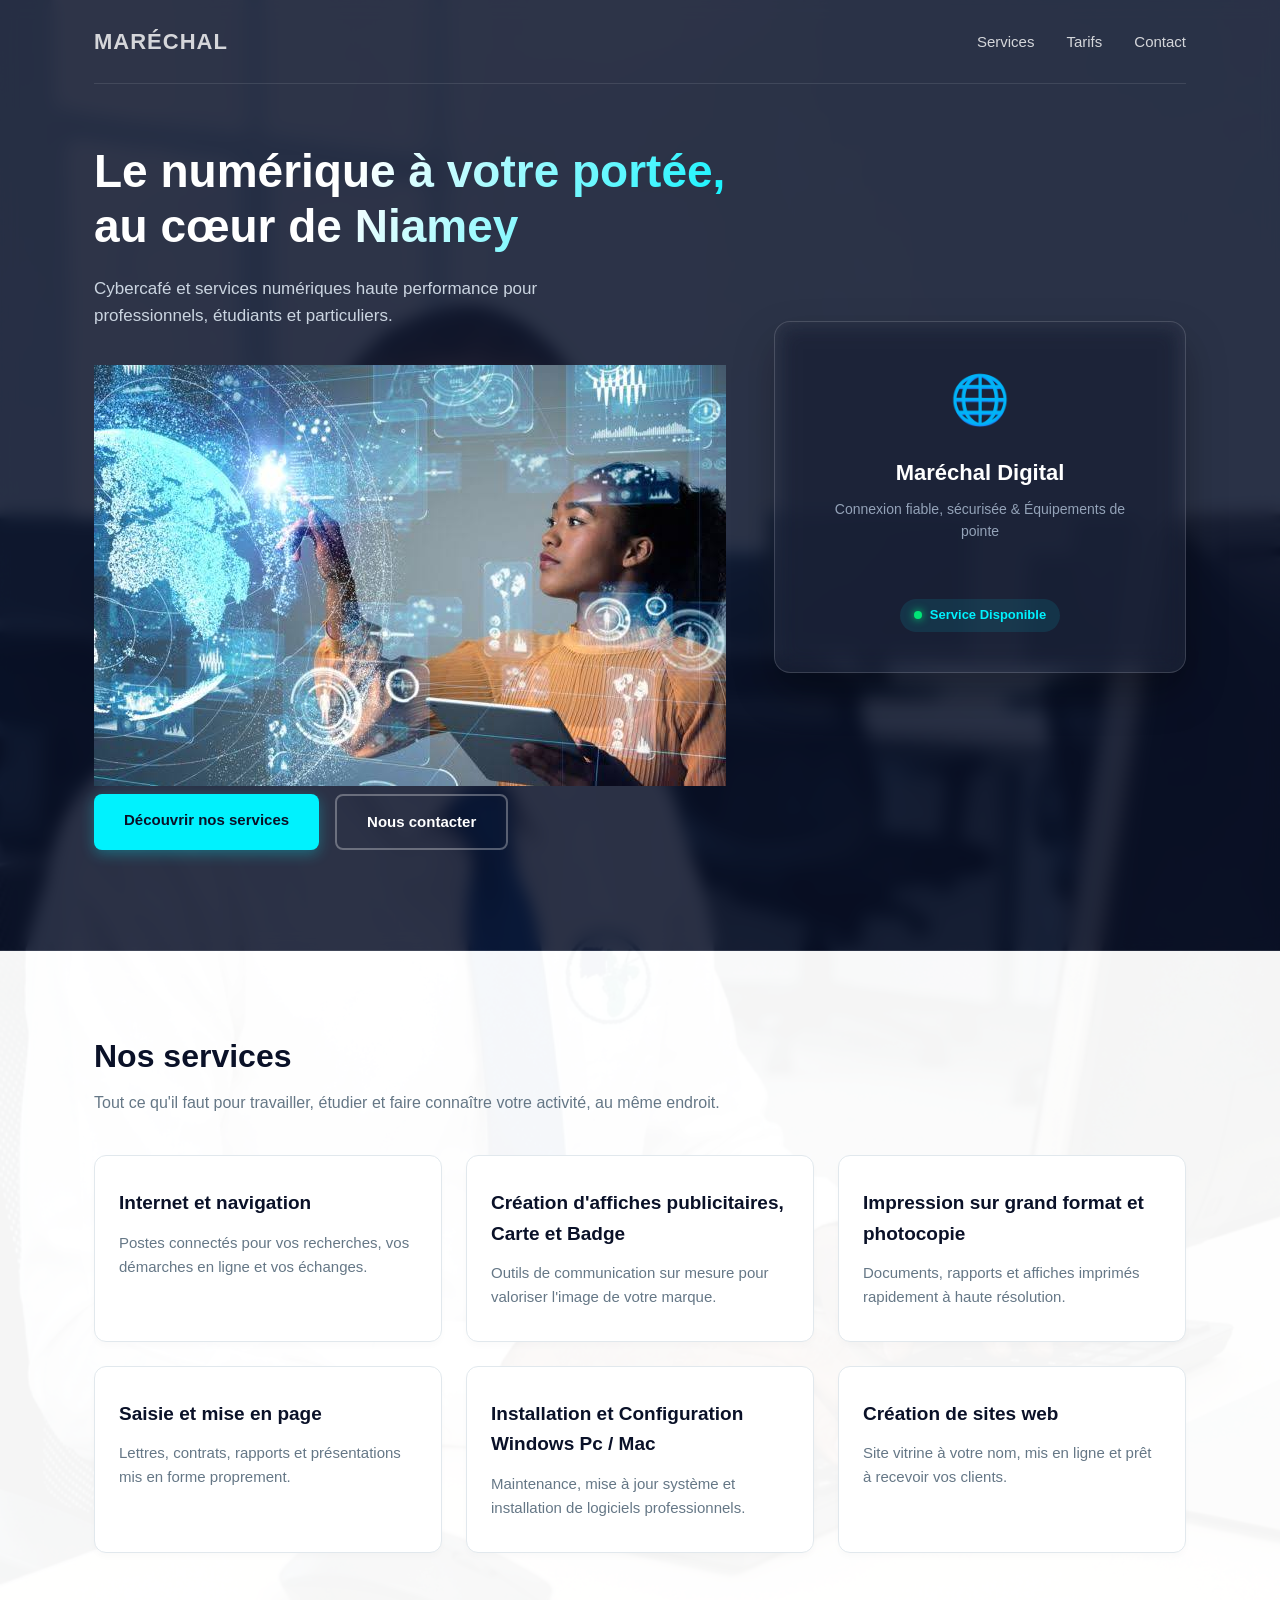
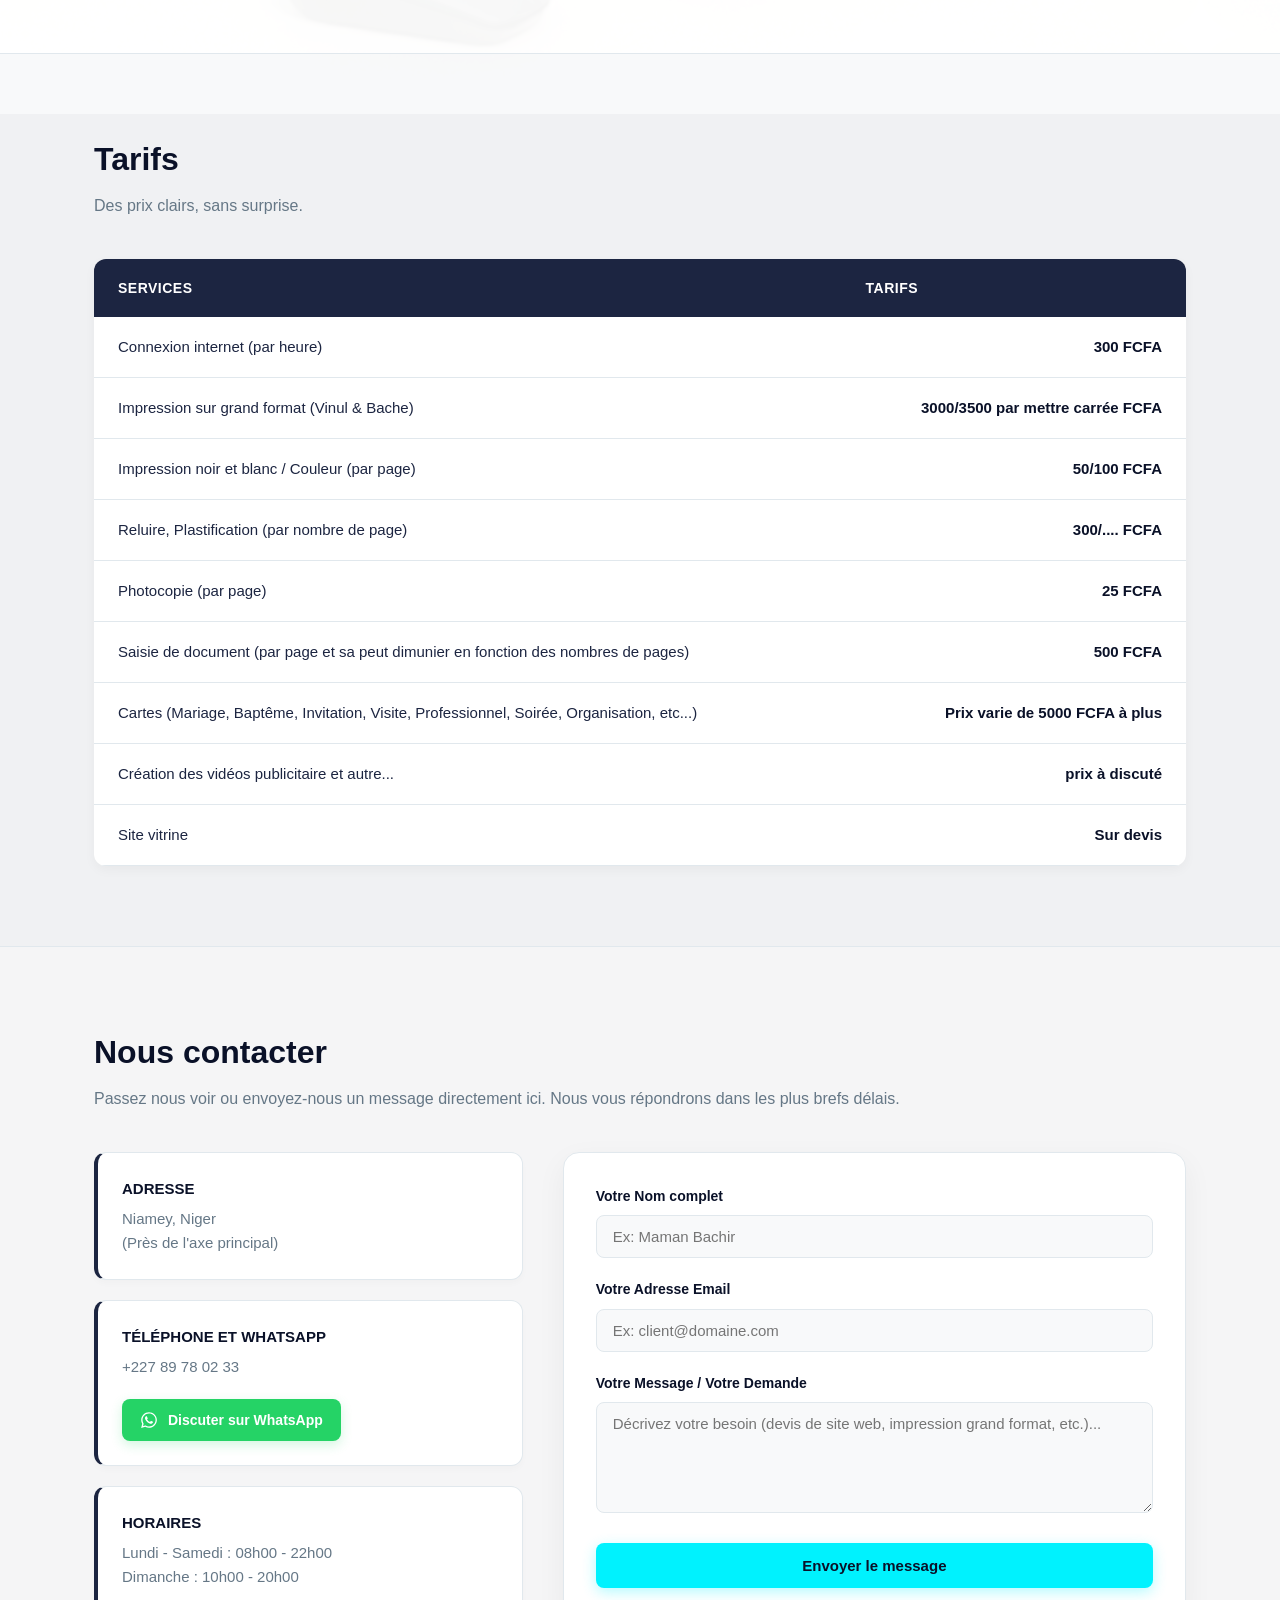
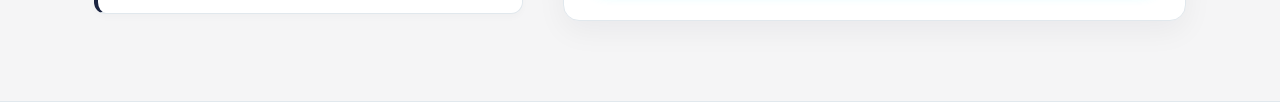
<file: dossier/index.html>
<!DOCTYPE html>
<html lang="fr">
<head>
<meta charset="utf-8">
<meta name="viewport" content="width=device-width, initial-scale=1">
<title>MARÉCHAL – Cybercafé et services numériques à Niamey</title>
<meta name="description" content="Internet, impression, saisie de documents et création de sites web à Niamey, Niger.">
<style>
/* ==========================================================================
   1. VARIABLES & CONFIGURATION DE FOND
   ========================================================================== */
:root {
  --cyan: #00f2fe;
  --bleu-profond: #0a1128;
  --bleu-tech: #1c2541;
  --texte-blanc: #ffffff;
  --texte-sombre: #1c2541;
  --doux: #657786;
  --ligne: #e1e8ed;
  --fond-clair: #f8f9fa;
  --transition: all 0.3s ease;
}

* { box-sizing: border-box; margin: 0; padding: 0; }
html { scroll-behavior: smooth; min-height: 100%; }

/* Image technologique en arrière-plan global alignée en haut pour éviter les coupures */
body { 
  font-family: -apple-system, BlinkMacSystemFont, "Segoe UI", Roboto, Arial, sans-serif; 
  color: var(--texte-sombre); 
  background-color: var(--bleu-profond);
  background-image: url('mon-ordinateur.jpg'), url('https://unsplash.com');
  background-size: cover;
  background-position: center top !important; 
  background-attachment: fixed;
  background-repeat: no-repeat;
  line-height: 1.6; 
  min-height: 100%;
}

a { color: inherit; text-decoration: none; transition: var(--transition); }
.wrap { max-width: 1140px; margin: 0 auto; padding: 0 24px; }

/* ==========================================================================
   2. HEADER & STYLE GLASSMORPHISM
   ========================================================================== */
header {
  position: relative;
  color: var(--texte-blanc);
  overflow: hidden;
  background: rgba(10, 17, 40, 0.85); 
  backdrop-filter: blur(8px);
  -webkit-backdrop-filter: blur(8px);
  border-bottom: 1px solid rgba(255, 255, 255, 0.1);
  padding-bottom: 40px;
}

nav {
  display: flex;
  align-items: center;
  justify-content: space-between;
  padding: 24px 0;
  border-bottom: 1px solid rgba(255, 255, 255, 0.1);
}

.marque { font-size: 22px; font-weight: 800; letter-spacing: 1px; }
nav ul { display: flex; gap: 32px; list-style: none; font-size: 15px; font-weight: 500; }
nav a { opacity: 0.8; }
nav a:hover { opacity: 1; color: var(--cyan); }

.hero {
  display: grid;
  grid-template-columns: 1.2fr 1fr;
  gap: 48px;
  align-items: center;
  padding: 60px 0;
}

.hero h1 {
  font-size: clamp(32px, 4.5vw, 46px);
  line-height: 1.2;
  margin-bottom: 20px;
  background: linear-gradient(120deg, #ffffff 40%, var(--cyan) 100%);
  -webkit-background-clip: text;
  -webkit-text-fill-color: transparent;
}

.hero p { font-size: 17px; color: #cbd5e1; margin-bottom: 36px; max-width: 48ch; }
.btns { display: flex; gap: 16px; flex-wrap: wrap; }
.btn { padding: 14px 30px; border-radius: 8px; font-weight: 600; font-size: 15px; text-align: center; display: inline-block; }

.btn-p { background: var(--cyan); color: var(--bleu-profond); box-shadow: 0 4px 14px rgba(0, 242, 254, 0.3); border: none; cursor: pointer; }
.btn-p:hover { transform: translateY(-2px); box-shadow: 0 6px 20px rgba(0, 242, 254, 0.5); background: #00d8e4; }
.btn-s { border: 2px solid rgba(255, 255, 255, 0.3); color: var(--texte-blanc); }
.btn-s:hover { border-color: var(--cyan); background: rgba(255, 255, 255, 0.05); transform: translateY(-2px); }

.tech-badge {
  background: rgba(255, 255, 255, 0.06);
  backdrop-filter: blur(12px);
  -webkit-backdrop-filter: blur(12px);
  border: 1px solid rgba(255, 255, 255, 0.15);
  padding: 40px;
  border-radius: 16px;
  text-align: center;
  box-shadow: 0 20px 40px rgba(0, 0, 0, 0.3);
}
.tech-icon { font-size: 48px; margin-bottom: 16px; }
.tech-badge h3 { font-size: 22px; margin-bottom: 8px; color: #fff; }
.tech-badge p { font-size: 14px; color: #94a3b8; }
.tech-status { display: inline-flex; align-items: center; gap: 8px; margin-top: 20px; background: rgba(0, 242, 254, 0.1); color: var(--cyan); padding: 6px 14px; border-radius: 20px; font-size: 13px; font-weight: 600; }
.status-dot { width: 8px; height: 8px; background-color: #00e676; border-radius: 50%; box-shadow: 0 0 8px #00e676; }

/* ==========================================================================
   3. SECTIONS OPACIFIÉES ACCESSIBLES
   ========================================================================== */
section { 
  display: block !important;
  padding: 80px 0; 
  background: rgba(255, 255, 255, 0.96) !important; 
  border-bottom: 1px solid var(--ligne); 
  position: relative; 
  z-index: 5; 
}
section:nth-of-type(even) { background: rgba(248, 249, 250, 0.97) !important; }

section h2 { font-size: 32px; color: var(--bleu-profond); margin-bottom: 8px; }
.intro { color: var(--doux); margin-bottom: 40px; font-size: 16px; }

.grille { display: grid; grid-template-columns: repeat(auto-fit, minmax(280px, 1fr)); gap: 24px; width: 100%; margin-bottom: 20px; }

.service {
  background: #ffffff;
  border: 1px solid var(--ligne);
  border-radius: 12px;
  padding: 32px 24px;
  transition: var(--transition);
  box-shadow: 0 4px 6px rgba(0,0,0,0.02);
}
.service:hover { transform: translateY(-6px); box-shadow: 0 12px 24px rgba(10, 17, 40, 0.08); border-color: var(--cyan); }
.service h3 { font-size: 19px; margin-bottom: 12px; color: var(--bleu-profond); }
.service p { color: var(--doux); font-size: 15px; }

/* ==========================================================================
   4. STRUCTURE DE LA GRILLE DES TARIFS
   ========================================================================== */
table { width: 100%; border-collapse: collapse; background: #fff; border-radius: 12px; overflow: hidden; box-shadow: 0 4px 12px rgba(0,0,0,0.04); margin-top: 20px; }
th, td { padding: 18px 24px; text-align: left; }
th { background: var(--bleu-tech); color: #fff; font-size: 14px; text-transform: uppercase; letter-spacing: 0.5px; }
td { border-bottom: 1px solid var(--ligne); font-size: 15px; color: var(--texte-sombre); }
td:last-child { font-weight: 700; color: var(--bleu-profond); text-align: right; }

/* ==========================================================================
   5. CONTAINER FORMULAIRE ET BLOC INFO (2 Colonnes)
   ========================================================================== */
.contact-container {
  display: flex !important;
  flex-direction: row !important;
  justify-content: space-between;
  gap: 40px;
  width: 100%;
  margin-top: 30px;
}

.contact-infos {
  flex: 1;
  display: flex;
  flex-direction: column;
  gap: 20px;
}

.contact-infos div {
  background: #ffffff;
  border: 1px solid var(--ligne);
  border-left: 4px solid var(--bleu-tech);
  padding: 24px;
  border-radius: 12px;
  box-shadow: 0 4px 6px rgba(0, 0, 0, 0.02);
}

.contact-infos dt { font-weight: 700; color: var(--bleu-profond); margin-bottom: 6px; font-size: 15px; text-transform: uppercase; }
.contact-infos dd { color: var(--doux); margin: 0; font-size: 15px; }

.contact-form {
  flex: 1.3;
  background: #ffffff;
  border: 1px solid var(--ligne);
  padding: 32px;
  border-radius: 16px;
  box-shadow: 0 10px 30px rgba(10, 17, 40, 0.05);
}

.form-group {
  margin-bottom: 20px;
  display: flex;
  flex-direction: column;
}

.form-group label { font-weight: 600; color: var(--bleu-profond); margin-bottom: 8px; font-size: 14px; }
.form-group input, .form-group textarea {
  width: 100%;
  padding: 12px 16px;
  border: 1px solid var(--ligne);
  border-radius: 8px;
  font-size: 15px;
  background: var(--fond-clair);
  font-family: inherit;
  transition: var(--transition);
}
.form-group input:focus, .form-group textarea:focus { outline: none; border-color: var(--cyan); background: #ffffff; box-shadow: 0 0 0 4px rgba(0, 242, 254, 0.15); }
.form-submit { width: 100%; margin-top: 10px; }

/* FOOTER */
footer { background: var(--bleu-profond); color: #94a3b8; font-size: 14px; padding: 30px 0; border-top: 1px solid rgba(255,255,255,0.08); position: relative; z-index: 5; }
footer .wrap { display: flex; justify-content: space-between; flex-wrap: wrap; gap: 16px; }

/* RESPONSIVE STRUCTURE */
@media(max-width: 768px) {
  .hero { grid-template-columns: 1fr; text-align: center; }
  .btns { justify-content: center; }
  nav { flex-direction: column; gap: 16px; }
  .contact-container { flex-direction: column !important; gap: 32px; }
}
</style>
</head>
<body>

<header>
  <div class="wrap">
    <nav aria-label="Navigation principale">
      <a class="marque" href="#accueil">MARÉCHAL</a>
      <ul>
        <li><a href="#services">Services</a></li>
        <li><a href="#tarifs">Tarifs</a></li>
        <li><a href="#contact">Contact</a></li>
      </ul>
    </nav>

   <div class="hero" id="accueil">
  
  <!-- BLOC PRINCIPAL DE GAUCHE -->
  <div class="hero-left-area">
    
    <!-- LIGNE SUPÉRIEURE : Le texte et votre photo côte à côte -->
    <div class="hero-main-row">
      <div class="hero-text-content">
        <h1>Le numérique à <span class="highlight">votre</span> portée, au cœur <span class="highlight">de</span> Niamey</h1>
        <p>Cybercafé et services numériques haute performance pour professionnels, étudiants et particuliers.</p>
      </div>

      <!-- VOTRE PHOTO POSICTIONNÉE DANS L'ESPACE VIDE À DROITE DU TEXTE -->
      <div class="hero-avatar-wrapper">
        <!-- REMPLACEZ 'votre-photo.jpg' par le nom exact de votre image -->
        <img src="votre-photo.jfif" alt="Maman Bachir — Maréchal" class="hero-avatar">
      </div>
    </div>

    <!-- LIGNE INFÉRIEURE : Vos deux boutons bien alignés en dessous -->
    <div class="btns">
      <a class="btn btn-p" href="#services">Découvrir nos services</a>
      <a class="btn btn-s" href="#contact">Nous contacter</a>
    </div>

  </div>

  <!-- BLOC DE DROITE : Le badge "Maréchal Digital" indépendant -->
  <div class="tech-badge-container">
    <div class="tech-badge">
      <div class="tech-icon">🌐</div>
      <h3>Maréchal Digital</h3>
      <p>Connexion fiable, sécurisée &amp; Équipements de pointe</p>
      <div class="tech-status"><span class="status-dot"></span> Service Disponible</div>
    </div>
  </div>

</div>

</header>

<main>
<section id="services">
  <div class="wrap">
    <h2>Nos services</h2>
    <p class="intro">Tout ce qu'il faut pour travailler, étudier et faire connaître votre activité, au même endroit.</p>
    <div class="grille">
      <article class="service"><h3>Internet et navigation</h3><p>Postes connectés pour vos recherches, vos démarches en ligne et vos échanges.</p></article>
      <article class="service"><h3>Création d'affiches publicitaires, Carte et Badge</h3><p>Outils de communication sur mesure pour valoriser l'image de votre marque.</p></article>
      <article class="service"><h3>Impression sur grand format et photocopie</h3><p>Documents, rapports et affiches imprimés rapidement à haute résolution.</p></article>
      <article class="service"><h3>Saisie et mise en page</h3><p>Lettres, contrats, rapports et présentations mis en forme proprement.</p></article>
      <article class="service"><h3>Installation et Configuration Windows Pc / Mac</h3><p>Maintenance, mise à jour système et installation de logiciels professionnels.</p></article>
      <article class="service"><h3>Création de sites web</h3><p>Site vitrine à votre nom, mis en ligne et prêt à recevoir vos clients.</p></article>
    </div>
  </div>
</section>

<section id="tarifs">
  <div class="wrap">
    <h2>Tarifs</h2>
    <p class="intro">Des prix clairs, sans surprise.</p>
    <table>
      <thead><tr><th scope="col">services</th><th scope="col">Tarifs</th></tr></thead>
      <tbody>
        <tr><td>Connexion internet (par heure)</td><td>300 FCFA</td></tr>
        <tr><td>Impression sur grand format (Vinul & Bache)</td><td>3000/3500 par mettre carrée FCFA</td></tr>
        <tr><td>Impression noir et blanc / Couleur (par page)</td><td>50/100 FCFA</td></tr>
        <tr><td>Reluire, Plastification (par nombre de page)</td><td>300/.... FCFA</td></tr>
        <tr><td>Photocopie (par page)</td><td>25 FCFA</td></tr>
        <tr><td>Saisie de document (par page et sa peut dimunier en fonction des nombres de pages)</td><td>500 FCFA</td></tr>
        <tr><td>Cartes (Mariage, Baptême, Invitation, Visite, Professionnel, Soirée, Organisation, etc...)</td><td>Prix varie de 5000 FCFA à plus </td></tr>
        <tr><td>Création des vidéos publicitaire et autre... </td><td>prix à discuté</td></tr>
        <tr><td>Site vitrine</td><td>Sur devis</td></tr>
      </tbody>
    </table>
  </div>
</section>

<section id="contact">
  <div class="wrap">
    <h2>Nous contacter</h2>
    <p class="intro">Passez nous voir ou envoyez-nous un message directement ici. Nous vous répondrons dans les plus brefs délais.</p>
    
    <div class="contact-container">
      <!-- Infos pratiques à gauche -->
      <dl class="contact-infos">
        <div>
          <dt>Adresse</dt>
          <dd> Niamey, Niger<br>(Près de l'axe principal)</dd>
        </div>
       <div>
  <dt>Téléphone et WhatsApp</dt>
  <dd style="margin-bottom: 12px;">+227 89 78 02 33</dd>
  
  <!-- BOUTON WHATSAPP CORRIGÉ AVEC STYLE VERT FORCÉ -->
  <a href="https://wa.me/22789780233" 
   target="_blank" 
   class="btn-whatsapp" 
   style="display: inline-flex !important; align-items: center; justify-content: center; gap: 10px; background-color: #25D366 !important; color: #ffffff !important; padding: 10px 18px; border-radius: 8px; font-size: 14px; font-weight: 700; text-decoration: none; box-shadow: 0 4px 12px rgba(37, 211, 102, 0.2); margin-top: 8px; transition: all 0.3s ease;">
  
  <svg viewBox="0 0 448 512" width="18" height="18" fill="#ffffff" style="display: block;">
    <path d="M380.9 97.1C339 55.1 283.2 32 223.9 32c-122.4 0-222 99.6-222 222 0 39.1 10.2 77.3 29.6 111L0 480l117.7-30.9c32.4 17.7 68.9 27 106.1 27h.1c122.3 0 224.1-99.6 224.1-222 0-59.3-25.2-115-67.1-157zm-157 341.6c-33.2 0-65.7-8.9-94-25.7l-6.7-4-69.8 18.3L72 359.2l-4.4-7c-18.5-29.4-28.2-63.3-28.2-98.2 0-101.7 82.8-184.5 184.6-184.5 49.3 0 95.6 19.2 130.4 54.1 34.8 34.9 56.2 81.2 56.1 130.5 0 101.8-84.9 184.6-186.6 184.6zm101.2-138.2c-5.5-2.8-32.8-16.2-37.9-18-5.1-1.9-8.8-2.8-12.5 2.8-3.7 5.6-14.3 18-17.6 21.8-3.2 3.7-6.5 4.2-12 1.4-32.6-16.3-54-29.1-75.5-66-5.7-9.8 5.7-9.1 16.3-30.3 1.8-3.7.9-6.9-.5-9.7-1.4-2.8-12.5-30.1-17.1-41.2-4.5-10.8-9.1-9.3-12.5-9.5-3.2-.2-6.9-.2-10.6-.2-3.7 0-9.7 1.4-14.8 6.9-5.1 5.6-19.4 19-19.4 46.3 0 27.3 19.9 53.7 22.6 57.4 2.8 3.7 39.1 59.7 94.8 83.8 35.2 15.2 49 16.5 66.6 13.9 10.7-1.6 32.8-13.4 37.4-26.4 4.6-13 4.6-24.1 3.2-26.4-1.3-2.5-5-3.9-10.5-6.6z"/>
  </svg>
  <span>Discuter sur WhatsApp</span>
</a>
</div>

        <div>
          <dt>Horaires</dt>
          <dd>Lundi - Samedi : 08h00 - 22h00<br>Dimanche : 10h00 - 20h00</dd>
        </div>
      </dl>

      <!-- Formulaire de contact Formspree à droite -->
      <!-- ATTENTION : Remplacez "VOTRE_ID_FORMSPREE" par l'identifiant fourni sur votre tableau de bord Formspree -->
      <form action="https://formspree.io/f/xaeqyyyz" method="POST" class="contact-form">
        <div class="form-group">
          <label for="name">Votre Nom complet</label>
          <input type="text" name="name" id="name" required placeholder="Ex: Maman Bachir">
        </div>
        
        <div class="form-group">
          <label for="email">Votre Adresse Email</label>
          <input type="email" name="_replyto" id="email" required placeholder="Ex: client@domaine.com">
        </div>
        
        <div class="form-group">
          <label for="message">Votre Message / Votre Demande</label>
          <textarea name="message" id="message" rows="5" required placeholder="Décrivez votre besoin (devis de site web, impression grand format, etc.)..."></textarea>
        </div>
        
        <!-- Redirection automatique après envoi (Optionnel) -->
        <input type="hidden" name="_next" value="#accueil">
        
        <button type="submit" class="btn btn-p form-submit">Envoyer le message</button>
      </form>
    </div>
  </div>
</section>
</file>
